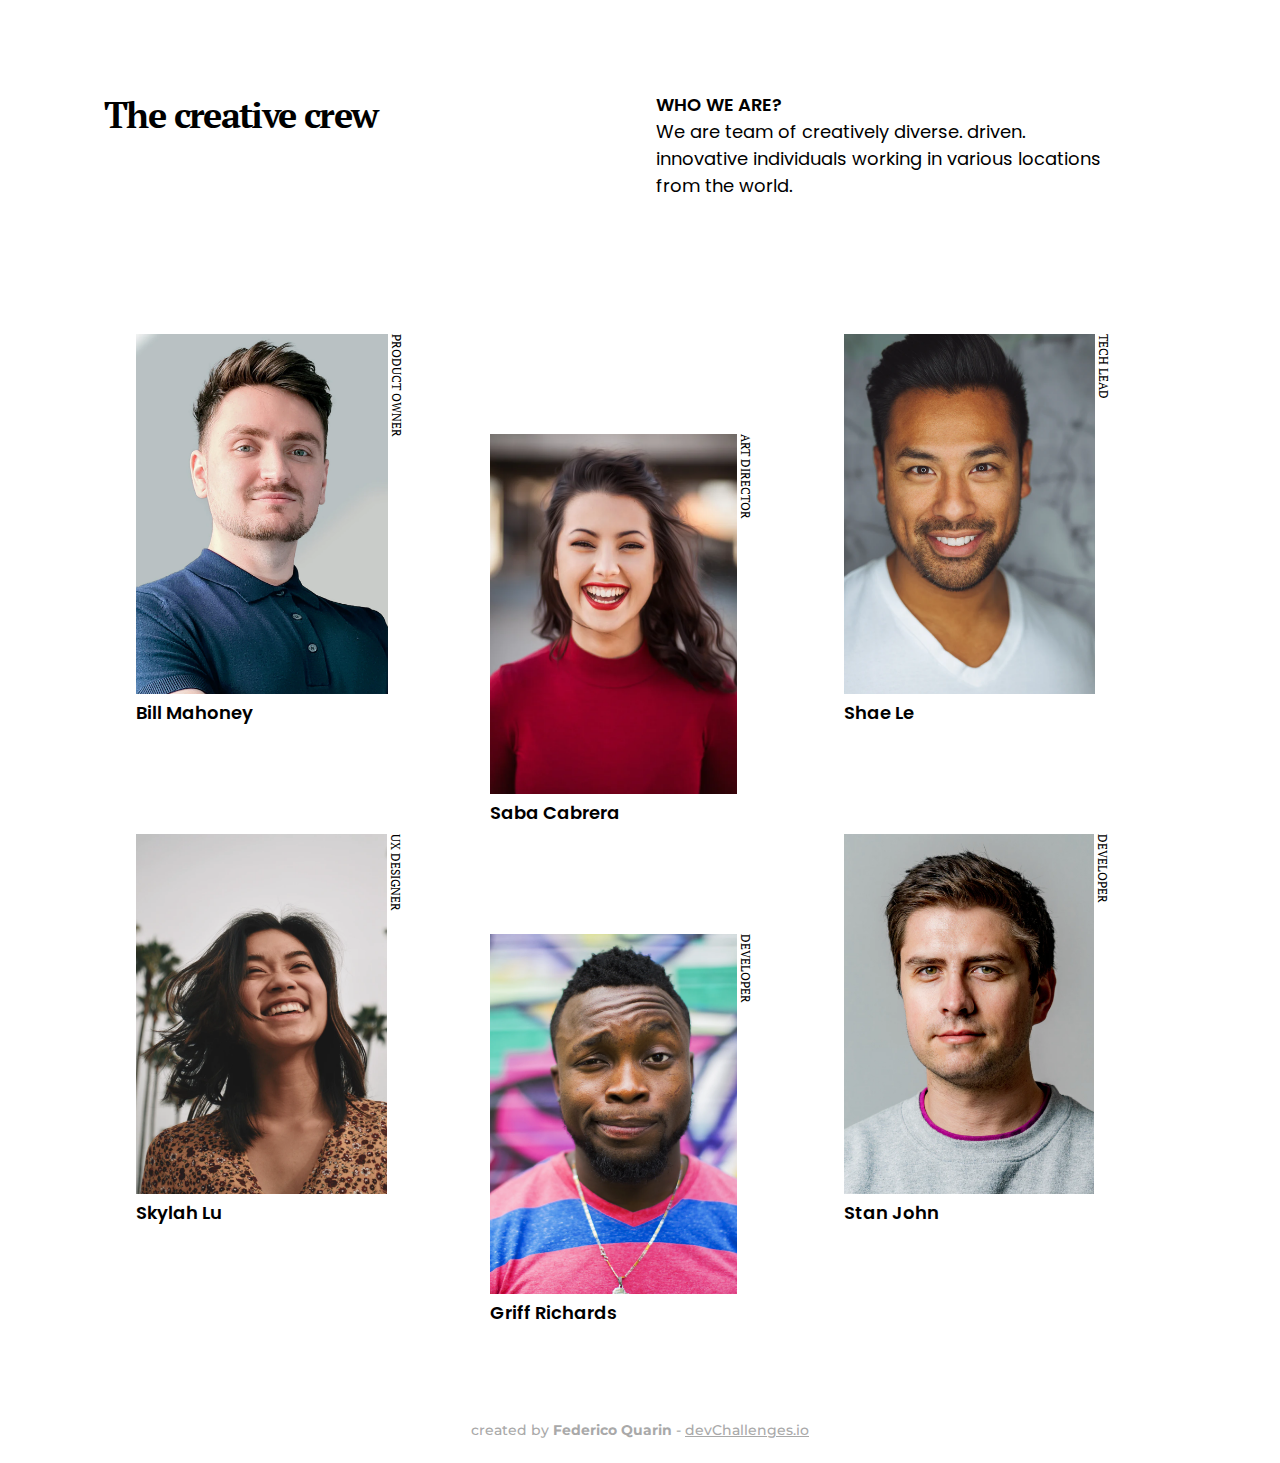
<file: index.html>
<!DOCTYPE html>
<html lang="en">
  <head>
    <meta charset="utf-8" />
    <meta
      name="viewport"
      content="width=device-width, initial-scale=1, maximum-scale=5"
    />

    <link rel="stylesheet" type="text/css" href="styles/normalize.css">
    <link rel="stylesheet" type="text/css" href="styles/main.css">

    <link rel="preconnect" href="https://fonts.googleapis.com">
    <link rel="preconnect" href="https://fonts.gstatic.com" crossorigin>
    <link href="https://fonts.googleapis.com/css2?family=Montserrat:wght@500;700&family=PT+Serif:wght@400;700&family=Poppins:wght@400;600&display=swap" rel="stylesheet">


    <link rel="icon" href="devchallenges.png" />

    <link
      rel="shortcut icon"
      type="image/x-icon"
      href="https://devchallenges.io/"
    />

    <title>My team page</title>
  </head>

  <body>
    <div class="header">
      <div class="header__inner-div">
        <h1 class="header__title">The creative crew</h1>
        <div>
          <h2 class="header__subtitle">WHO WE ARE?</h2>
          <p class="header__text">We are team of creatively diverse. driven. innovative individuals working in various locations from the world.</p>
        </div>
      </div>
    </div>

    <div class="content">
      <div class="content__member">
        <div class="content__member-inner-div">
          <div>
            <img class="content__member-photo" src="photo1.png">
            <p class="content__member-name">Bill Mahoney</p>
          </div>
          <p class="content__member-rol">PRODUCT OWNER</p>
        </div>
      </div>

      <div class="content__member">
        <div class="content__member-inner-div">
          <div>
            <img class="content__member-photo" src="photo2.png">
            <p class="content__member-name">Saba Cabrera</p>
          </div>
          <p class="content__member-rol">ART DIRECTOR</p>
        </div>
      </div>

      <div class="content__member">
        <div class="content__member-inner-div">
          <div>
            <img class="content__member-photo" src="photo3.png">
            <p class="content__member-name">Shae Le</p>
          </div>
          <p class="content__member-rol">TECH LEAD</p>
        </div>
      </div>

      <div class="content__member">
        <div class="content__member-inner-div">
          <div>
            <img class="content__member-photo" src="photo4.png">
            <p class="content__member-name">Skylah Lu</p>
          </div>
          <p class="content__member-rol">UX DESIGNER</p>
        </div>
      </div>

      <div class="content__member">
        <div class="content__member-inner-div">
          <div>
            <img class="content__member-photo" src="photo5.png">
            <p class="content__member-name">Griff Richards</p>
          </div>
          <p class="content__member-rol">DEVELOPER</p>
        </div>
      </div>

      <div class="content__member">
        <div class="content__member-inner-div">
          <div>
            <img class="content__member-photo" src="photo6.png">
            <p class="content__member-name">Stan John</p>
          </div>
          <p class="content__member-rol">DEVELOPER</p>
        </div>
      </div>
    </div>

    <footer class="footer">
      <p class="footer__text">created by <n>Federico Quarin</n> - <a href="https://devChallenges.io">devChallenges.io</a></p>
    </footer>
    
  </body>
</html>
</file>
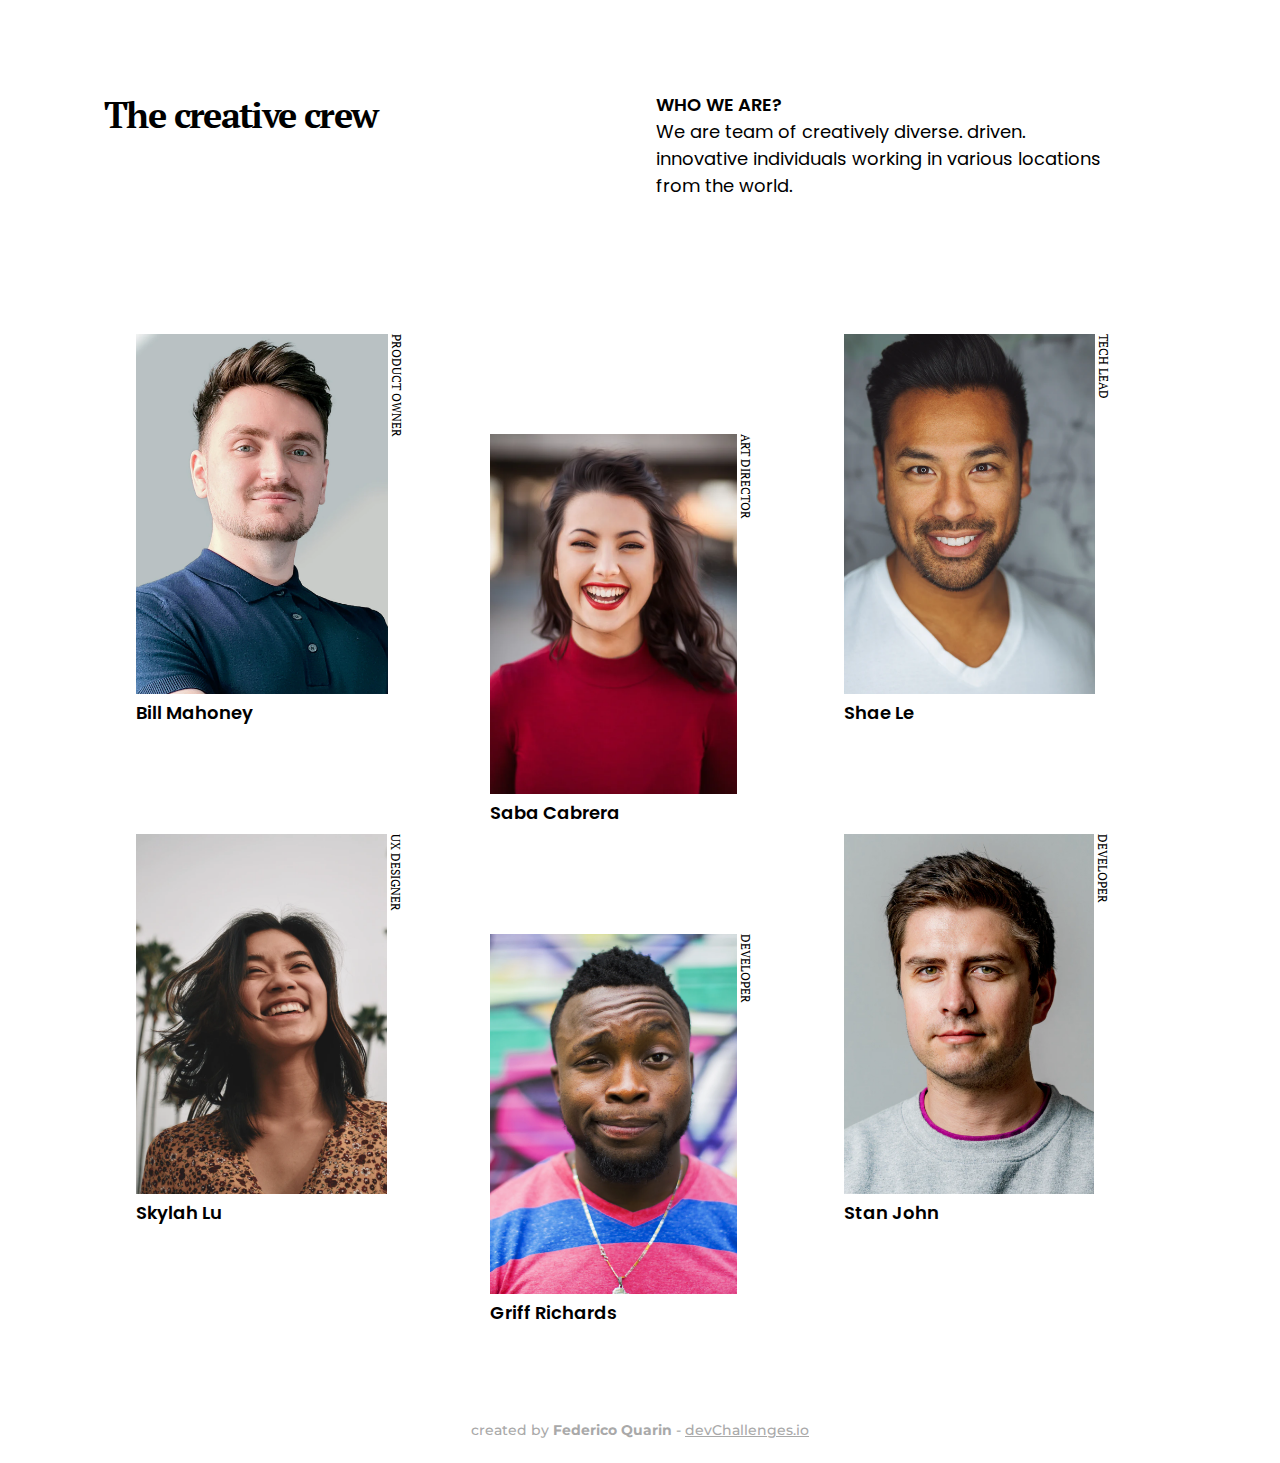
<file: public/index.html>
<!DOCTYPE html>
<html lang="en">
  <head>
    <meta charset="utf-8" />
    <meta
      name="viewport"
      content="width=device-width, initial-scale=1, maximum-scale=5"
    />

    <link rel="stylesheet" type="text/css" href="styles/normalize.css">
    <link rel="stylesheet" type="text/css" href="styles/main.css">

    <link rel="preconnect" href="https://fonts.googleapis.com">
    <link rel="preconnect" href="https://fonts.gstatic.com" crossorigin>
    <link href="https://fonts.googleapis.com/css2?family=Montserrat:wght@500;700&family=PT+Serif:wght@400;700&family=Poppins:wght@400;600&display=swap" rel="stylesheet">


    <link rel="icon" href="devchallenges.png" >

    <!--link
      rel="shortcut icon"
      type="image/x-icon"
      href="https://devchallenges.io/"
    /-->

    <title>My team page</title>
  </head>

  <body>
    <div class="header">
      <div class="header__inner-div">
        <h1 class="header__title">The creative crew</h1>
        <div>
          <h2 class="header__subtitle">WHO WE ARE?</h2>
          <p class="header__text">We are team of creatively diverse. driven. innovative individuals working in various locations from the world.</p>
        </div>
      </div>
    </div>

    <div class="content">
      <div class="content__member">
        <div class="content__member-inner-div">
          <div>
            <img class="content__member-photo" src="photo1.png">
            <p class="content__member-name">Bill Mahoney</p>
          </div>
          <p class="content__member-rol">PRODUCT OWNER</p>
        </div>
      </div>

      <div class="content__member">
        <div class="content__member-inner-div">
          <div>
            <img class="content__member-photo" src="photo2.png">
            <p class="content__member-name">Saba Cabrera</p>
          </div>
          <p class="content__member-rol">ART DIRECTOR</p>
        </div>
      </div>

      <div class="content__member">
        <div class="content__member-inner-div">
          <div>
            <img class="content__member-photo" src="photo3.png">
            <p class="content__member-name">Shae Le</p>
          </div>
          <p class="content__member-rol">TECH LEAD</p>
        </div>
      </div>

      <div class="content__member">
        <div class="content__member-inner-div">
          <div>
            <img class="content__member-photo" src="photo4.png">
            <p class="content__member-name">Skylah Lu</p>
          </div>
          <p class="content__member-rol">UX DESIGNER</p>
        </div>
      </div>

      <div class="content__member">
        <div class="content__member-inner-div">
          <div>
            <img class="content__member-photo" src="photo5.png">
            <p class="content__member-name">Griff Richards</p>
          </div>
          <p class="content__member-rol">DEVELOPER</p>
        </div>
      </div>

      <div class="content__member">
        <div class="content__member-inner-div">
          <div>
            <img class="content__member-photo" src="photo6.png">
            <p class="content__member-name">Stan John</p>
          </div>
          <p class="content__member-rol">DEVELOPER</p>
        </div>
      </div>
    </div>

    <footer class="footer">
      <p class="footer__text">created by <n>Federico Quarin</n> - <a href="https://devChallenges.io">devChallenges.io</a></p>
    </footer>
    
  </body>
</html>
</file>
<file: styles/main.css>
.header {
    display: flex;
    margin: 40px 0 20px 0;
    min-height: 200px;
}

.header__inner-div {
    display: flex;
    flex-wrap: wrap;
    justify-content: center;
    margin: auto auto;    
    height: 50%;
    padding: 4% 10% 4% 5%;
    max-width: 1200px;
}

.header__inner-div div {
    flex: 1 1 280px;
}

.header__title {
    font-family: 'PT Serif', serif;
    font-style: normal;
    font-weight: 700;
    font-size: 36px;
    line-height: 48px;
    letter-spacing: -0.045em;
    margin: 0 0;

    margin-inline-end: 10%;
    margin-block-end: 0.67em;

    flex: 1 0 276px;
}

.header__subtitle {
    font-family: 'Poppins';
    font-style: normal;
    font-weight: 600;
    font-size: 18px;
    line-height: 27px;
    text-transform: uppercase;
}

.header__text {
    font-family: 'Poppins';
    font-style: normal;
    font-weight: 400;
    font-size: 18px;
    line-height: 27px;
}


.content {
    display: flex; 
    flex-wrap: wrap;
    max-width: 1200px; 
    justify-content: center;
    gap: 5%;  
    padding: 5%;
    margin: auto;
}

.content__member {
    display: flex;
    height: 500px;
    width: 300px;
}

.content__member-inner-div {
    display: flex;
    height: 80%;
    width: 100%;
}

.content__member-name {
    font-family: 'Poppins';
    font-style: normal;
    font-weight: 600;
    font-size: 18px;
    line-height: 27px;  
}

.content__member-rol {
    font-family: 'PT Serif';
    font-style: normal;
    font-weight: 400;
    font-size: 12px;
    line-height: 16px;
    text-transform: uppercase;
    writing-mode: vertical-rl;
    padding-left: 3%;
}

.content__member-photo {
    width: 100%;
    height: 90%;
    object-fit: cover;
}

.footer {
    padding: 24px;
}

.footer__text {
    font-family: 'Montserrat';
    font-style: normal;
    font-weight: 500;
    font-size: 14px;
    line-height: 17px;

    text-align: center;

    color: #A9A9A9;
}

.footer__text n {
    font-weight: 700;
}

.footer__text a:link {
    color: #A9A9A9;
}

.footer__text a:visited {
    color: #A9A9A9;
}

@media screen and (min-width: 1111px) {
    .content__member:nth-child(3n - 1) {
        flex-flow: column-reverse;
    }
}

@media screen and (max-width: 1111px) {
    .content__member:nth-child(2n) {
        flex-flow: column-reverse;
    }
}

@media screen and (max-width: 726px) {
    .header__text {
        font-size: 14px;
        line-height: 21px;
    }

    .content__member-name {
        font-size: 14px;
    }

    .content__member-rol {
        font-size: 10px;
    }

    .content {
        justify-content: flex-start;
    }
}

@media screen and (max-width: 726px) and (min-width: 581px) {
    .content__member {
        height: 400px;
        width: 250px;
    }
}

@media screen and (max-width: 580px) and (min-width: 471px) { 
    .content__member {
        height: 335px;
        width: 200px;
    }
}

@media screen and (max-width: 470px) { 
    .content__member {
        height: 270px;
        width: 160px;
    }
}
</file>
<file: public/styles/main.css>
.header {
    display: flex;
    margin: 40px 0 20px 0;
    min-height: 200px;
}

.header__inner-div {
    display: flex;
    flex-wrap: wrap;
    justify-content: center;
    margin: auto auto;    
    height: 50%;
    padding: 4% 10% 4% 5%;
    max-width: 1200px;
}

.header__inner-div div {
    flex: 1 1 280px;
}

.header__title {
    font-family: 'PT Serif', serif;
    font-style: normal;
    font-weight: 700;
    font-size: 36px;
    line-height: 48px;
    letter-spacing: -0.045em;
    margin: 0 0;

    margin-inline-end: 10%;
    margin-block-end: 0.67em;

    flex: 1 0 276px;
}

.header__subtitle {
    font-family: 'Poppins';
    font-style: normal;
    font-weight: 600;
    font-size: 18px;
    line-height: 27px;
    text-transform: uppercase;
}

.header__text {
    font-family: 'Poppins';
    font-style: normal;
    font-weight: 400;
    font-size: 18px;
    line-height: 27px;
}


.content {
    display: flex; 
    flex-wrap: wrap;
    max-width: 1200px; 
    justify-content: center;
    gap: 5%;  
    padding: 5%;
    margin: auto;
}

.content__member {
    display: flex;
    height: 500px;
    width: 300px;
}

.content__member-inner-div {
    display: flex;
    height: 80%;
    width: 100%;
}

.content__member-name {
    font-family: 'Poppins';
    font-style: normal;
    font-weight: 600;
    font-size: 18px;
    line-height: 27px;  
}

.content__member-rol {
    font-family: 'PT Serif';
    font-style: normal;
    font-weight: 400;
    font-size: 12px;
    line-height: 16px;
    text-transform: uppercase;
    writing-mode: vertical-rl;
    padding-left: 3%;
}

.content__member-photo {
    width: 100%;
    height: 90%;
    object-fit: cover;
}

.footer {
    padding: 24px;
}

.footer__text {
    font-family: 'Montserrat';
    font-style: normal;
    font-weight: 500;
    font-size: 14px;
    line-height: 17px;

    text-align: center;

    color: #A9A9A9;
}

.footer__text n {
    font-weight: 700;
}

.footer__text a:link {
    color: #A9A9A9;
}

.footer__text a:visited {
    color: #A9A9A9;
}

@media screen and (min-width: 1111px) {
    .content__member:nth-child(3n - 1) {
        flex-flow: column-reverse;
    }
}

@media screen and (max-width: 1111px) {
    .content__member:nth-child(2n) {
        flex-flow: column-reverse;
    }
}

@media screen and (max-width: 726px) {
    .header__text {
        font-size: 14px;
        line-height: 21px;
    }

    .content__member-name {
        font-size: 14px;
    }

    .content__member-rol {
        font-size: 10px;
    }

    .content {
        justify-content: flex-start;
    }
}

@media screen and (max-width: 726px) and (min-width: 581px) {
    .content__member {
        height: 400px;
        width: 250px;
    }
}

@media screen and (max-width: 580px) and (min-width: 471px) { 
    .content__member {
        height: 335px;
        width: 200px;
    }
}

@media screen and (max-width: 470px) { 
    .content__member {
        height: 270px;
        width: 160px;
    }
}
</file>
